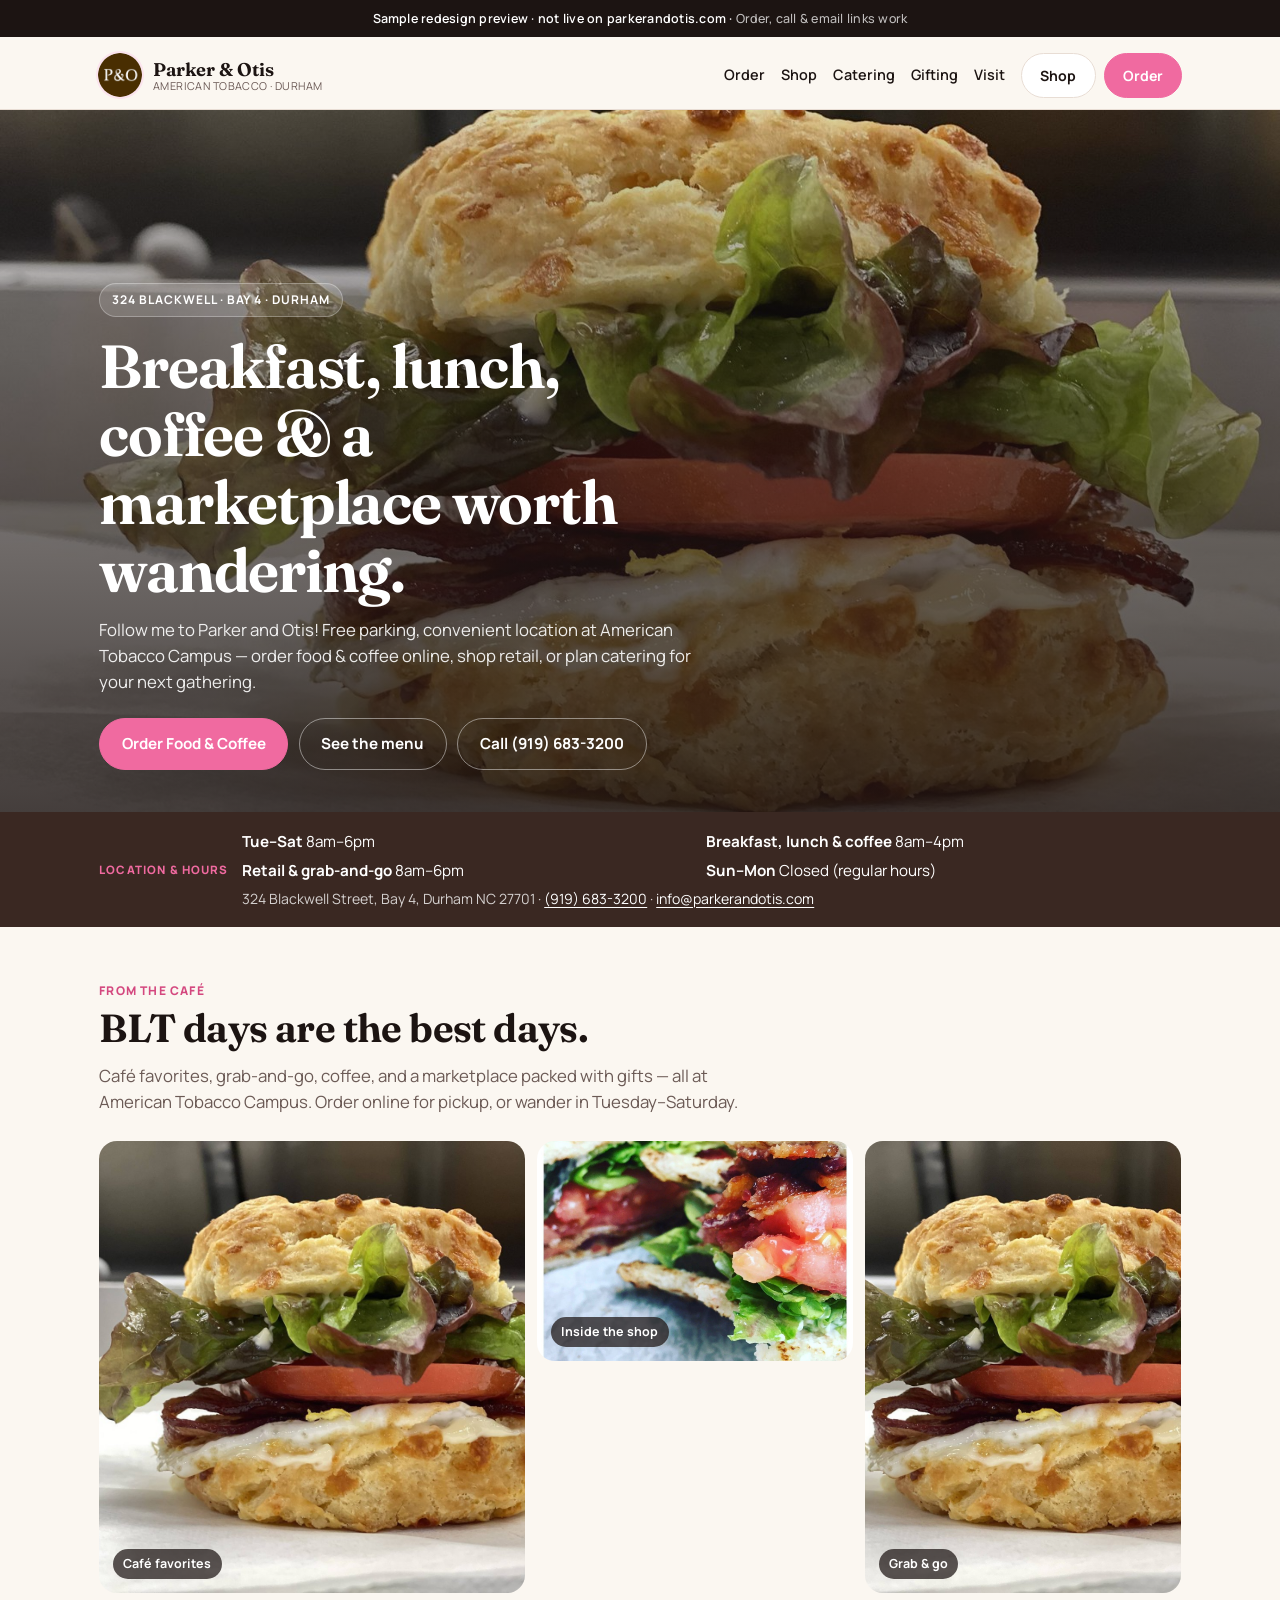
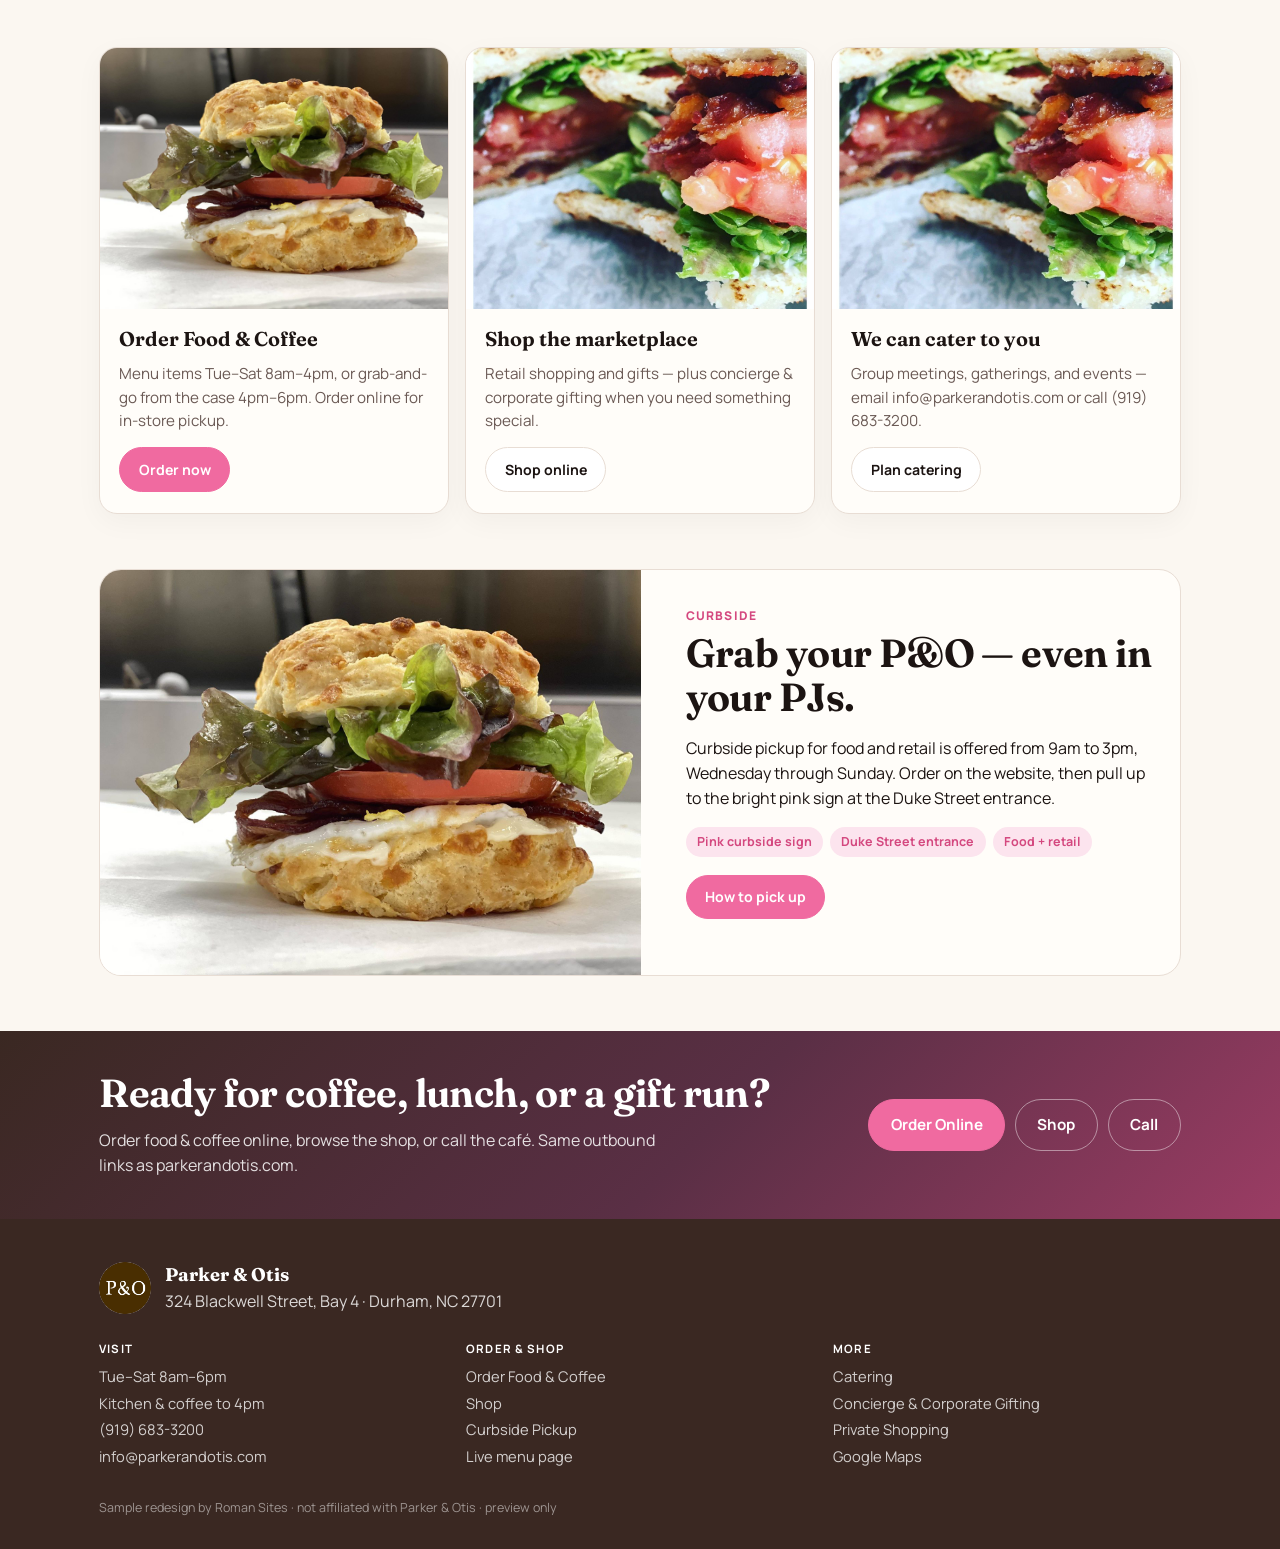
<file: index.html>
<!DOCTYPE html>
<html lang="en">
<head>
  <meta charset="utf-8" />
  <meta name="viewport" content="width=device-width, initial-scale=1" />
  <title>Parker & Otis · Café, Coffee & Marketplace · Durham</title>
  <meta name="description" content="Parker & Otis at American Tobacco Campus — breakfast, lunch, coffee, retail, catering, and curbside pickup in Durham, NC." />
  <link rel="preconnect" href="https://fonts.googleapis.com" />
  <link rel="preconnect" href="https://fonts.gstatic.com" crossorigin />
  <link href="https://fonts.googleapis.com/css2?family=Fraunces:opsz,wght@9..144,500;9..144,650;9..144,700&family=Manrope:wght@400;500;600;700;800&display=swap" rel="stylesheet" />
  <link rel="stylesheet" href="assets/styles.css" />
  <link rel="icon" href="assets/logo.png" />
</head>
<body>
  <div class="preview-banner" role="status">Sample redesign preview · not live on parkerandotis.com · <span>Order, call &amp; email links work</span></div>
  <header class="site-header">
    <div class="nav-inner">
      <a class="brand" href="index.html">
        <img class="brand-mark" src="assets/logo.png" alt="Parker &amp; Otis logo" width="44" height="44" />
        <span class="brand-text"><span class="brand-name">Parker &amp; Otis</span><span class="brand-tag">American Tobacco · Durham</span></span>
      </a>
      <nav class="nav-links" aria-label="Primary">
        <a href="menu.html">Order</a>
        <a href="shop.html">Shop</a>
        <a href="catering.html">Catering</a>
        <a href="gifting.html">Gifting</a>
        <a href="visit.html">Visit</a>
      </nav>
      <div class="nav-ctas">
        <a class="btn btn-secondary" href="https://www.parkerandotis.com/shop" target="_blank" rel="noopener">Shop</a>
        <a class="btn btn-primary" href="https://www.parkerandotis.com/s/order" target="_blank" rel="noopener">Order</a>
        <button class="nav-toggle" type="button" data-nav-toggle aria-expanded="false" aria-controls="mobile-nav" aria-label="Open menu"><span></span></button>
      </div>
    </div>
    <div class="mobile-panel" id="mobile-nav" data-mobile-panel>
      <a href="menu.html">Order food &amp; coffee</a>
      <a href="shop.html">Shop</a>
      <a href="catering.html">Catering</a>
      <a href="gifting.html">Concierge &amp; corporate gifting</a>
      <a href="visit.html">Visit &amp; hours</a>
      <a href="https://www.parkerandotis.com/how-to-pick-up" target="_blank" rel="noopener">Curbside Pickup</a>
      <a href="mailto:info@parkerandotis.com">info@parkerandotis.com</a>
      <a href="tel:9196833200">Call (919) 683-3200</a>
      <div class="mobile-ctas">
        <a class="btn btn-secondary" href="https://www.parkerandotis.com/shop" target="_blank" rel="noopener">Shop</a>
        <a class="btn btn-primary" href="https://www.parkerandotis.com/s/order" target="_blank" rel="noopener">Order</a>
      </div>
    </div>
  </header>

<main>
  <section class="hero">
    <div class="hero-media" aria-hidden="true"><img src="assets/hero.jpg" alt="" width="1600" height="1200" fetchpriority="high" /></div>
    <div class="hero-shade" aria-hidden="true"></div>
    <div class="hero-content">
      <p class="eyebrow">324 Blackwell · Bay 4 · Durham</p>
      <h1>Breakfast, lunch, coffee &amp; a marketplace worth wandering.</h1>
      <p class="hero-lead">Follow me to Parker and Otis! Free parking, convenient location at American Tobacco Campus — order food &amp; coffee online, shop retail, or plan catering for your next gathering.</p>
      <div class="hero-actions">
        <a class="btn btn-primary btn-lg" href="https://www.parkerandotis.com/s/order" target="_blank" rel="noopener">Order Food &amp; Coffee</a>
        <a class="btn btn-ghost btn-lg btn-on-dark" href="menu.html">See the menu</a>
        <a class="btn btn-ghost btn-lg btn-on-dark" href="tel:9196833200">Call (919) 683-3200</a>
      </div>
    </div>
  </section>

  <aside class="hours-strip" aria-label="Hours">
    <div class="hours-strip-inner">
      <div class="hours-label">Location &amp; Hours</div>
      <div>
        <div class="hours-grid">
          <div><strong>Tue–Sat</strong> 8am–6pm</div>
          <div><strong>Breakfast, lunch &amp; coffee</strong> 8am–4pm</div>
          <div><strong>Retail &amp; grab-and-go</strong> 8am–6pm</div>
          <div><strong>Sun–Mon</strong> Closed (regular hours)</div>
        </div>
        <p class="hours-note">324 Blackwell Street, Bay 4, Durham NC 27701 · <a href="tel:9196833200">(919) 683-3200</a> · <a href="mailto:info@parkerandotis.com">info@parkerandotis.com</a></p>
      </div>
    </div>
  </aside>

  <section class="section">
    <div class="section-inner">
      <p class="section-kicker">From the café</p>
      <h2>BLT days are the best days.</h2>
      <p class="section-lead">Café favorites, grab-and-go, coffee, and a marketplace packed with gifts — all at American Tobacco Campus. Order online for pickup, or wander in Tuesday–Saturday.</p>
      <div class="photo-mosaic">
        <div class="tile tall"><img src="assets/food.jpg" alt="Parker &amp; Otis food" /><span class="tile-caption">Café favorites</span></div>
        <div class="tile"><img src="assets/interior.jpg" alt="Parker &amp; Otis interior" /><span class="tile-caption">Inside the shop</span></div>
        <div class="tile"><img src="assets/spread.jpg" alt="Parker &amp; Otis spread" /><span class="tile-caption">Grab &amp; go</span></div>
      </div>
    </div>
  </section>

  <section class="section" style="padding-top:0">
    <div class="section-inner">
      <div class="feature-grid">
        <article class="feature-card">
          <img src="assets/cafe.jpg" alt="Order at Parker &amp; Otis" loading="lazy" />
          <div class="pad">
            <h3>Order Food &amp; Coffee</h3>
            <p>Menu items Tue–Sat 8am–4pm, or grab-and-go from the case 4pm–6pm. Order online for in-store pickup.</p>
            <a class="btn btn-primary" href="https://www.parkerandotis.com/s/order" target="_blank" rel="noopener">Order now</a>
          </div>
        </article>
        <article class="feature-card">
          <img src="assets/storefront.jpg" alt="Parker &amp; Otis retail" loading="lazy" />
          <div class="pad">
            <h3>Shop the marketplace</h3>
            <p>Retail shopping and gifts — plus concierge &amp; corporate gifting when you need something special.</p>
            <a class="btn btn-secondary" href="https://www.parkerandotis.com/shop" target="_blank" rel="noopener">Shop online</a>
          </div>
        </article>
        <article class="feature-card">
          <img src="assets/interior.jpg" alt="Catering from Parker &amp; Otis" loading="lazy" />
          <div class="pad">
            <h3>We can cater to you</h3>
            <p>Group meetings, gatherings, and events — email info@parkerandotis.com or call (919) 683-3200.</p>
            <a class="btn btn-secondary" href="catering.html">Plan catering</a>
          </div>
        </article>
      </div>
    </div>
  </section>

  <section class="section" style="padding-top:0">
    <div class="section-inner">
      <div class="split">
        <div class="split-media"><img src="assets/hero.jpg" alt="Parker &amp; Otis marketplace" loading="lazy" /></div>
        <div class="split-copy">
          <p class="section-kicker">Curbside</p>
          <h2>Grab your P&amp;O — even in your PJs.</h2>
          <p>Curbside pickup for food and retail is offered from 9am to 3pm, Wednesday through Sunday. Order on the website, then pull up to the bright pink sign at the Duke Street entrance.</p>
          <div class="pill-row">
            <span class="pill">Pink curbside sign</span>
            <span class="pill">Duke Street entrance</span>
            <span class="pill">Food + retail</span>
          </div>
          <p style="margin-top:1.1rem"><a class="btn btn-primary" href="https://www.parkerandotis.com/how-to-pick-up" target="_blank" rel="noopener">How to pick up</a></p>
        </div>
      </div>
    </div>
  </section>

  <section class="cta-band" aria-label="Order">
    <div class="cta-band-inner">
      <div>
        <h2>Ready for coffee, lunch, or a gift run?</h2>
        <p>Order food &amp; coffee online, browse the shop, or call the café. Same outbound links as parkerandotis.com.</p>
      </div>
      <div class="cta-actions">
        <a class="btn btn-primary btn-lg" href="https://www.parkerandotis.com/s/order" target="_blank" rel="noopener">Order Online</a>
        <a class="btn btn-ghost btn-lg btn-on-dark" href="https://www.parkerandotis.com/shop" target="_blank" rel="noopener">Shop</a>
        <a class="btn btn-ghost btn-lg btn-on-dark" href="tel:9196833200">Call</a>
      </div>
    </div>
  </section>
</main>
  <footer class="site-footer">
    <div class="footer-inner">
      <div class="footer-brand">
        <img src="assets/logo.png" alt="" width="52" height="52" />
        <div>
          <strong>Parker &amp; Otis</strong>
          <span>324 Blackwell Street, Bay 4 · Durham, NC 27701</span>
        </div>
      </div>
      <div class="footer-cols">
        <div>
          <h4>Visit</h4>
          <p>Tue–Sat 8am–6pm</p>
          <p>Kitchen &amp; coffee to 4pm</p>
          <a href="tel:9196833200">(919) 683-3200</a>
          <a href="mailto:info@parkerandotis.com">info@parkerandotis.com</a>
        </div>
        <div>
          <h4>Order &amp; shop</h4>
          <a href="https://www.parkerandotis.com/s/order" target="_blank" rel="noopener">Order Food &amp; Coffee</a>
          <a href="https://www.parkerandotis.com/shop" target="_blank" rel="noopener">Shop</a>
          <a href="https://www.parkerandotis.com/how-to-pick-up" target="_blank" rel="noopener">Curbside Pickup</a>
          <a href="https://www.parkerandotis.com/menu" target="_blank" rel="noopener">Live menu page</a>
        </div>
        <div>
          <h4>More</h4>
          <a href="https://www.parkerandotis.com/catering" target="_blank" rel="noopener">Catering</a>
          <a href="https://www.parkerandotis.com/concierge-and-corporate-gifting" target="_blank" rel="noopener">Concierge &amp; Corporate Gifting</a>
          <a href="https://www.parkerandotis.com/private-shopping-appointments" target="_blank" rel="noopener">Private Shopping</a>
          <a href="https://www.google.com/maps/search/?api=1&amp;query=324+Blackwell+St+Bay+4+Durham+NC+27701" target="_blank" rel="noopener">Google Maps</a>
        </div>
      </div>
      <p class="footer-note">Sample redesign by Roman Sites · not affiliated with Parker &amp; Otis · preview only</p>
    </div>
  </footer>
  <script src="assets/site.js"></script>
</body>
</html>
</file>
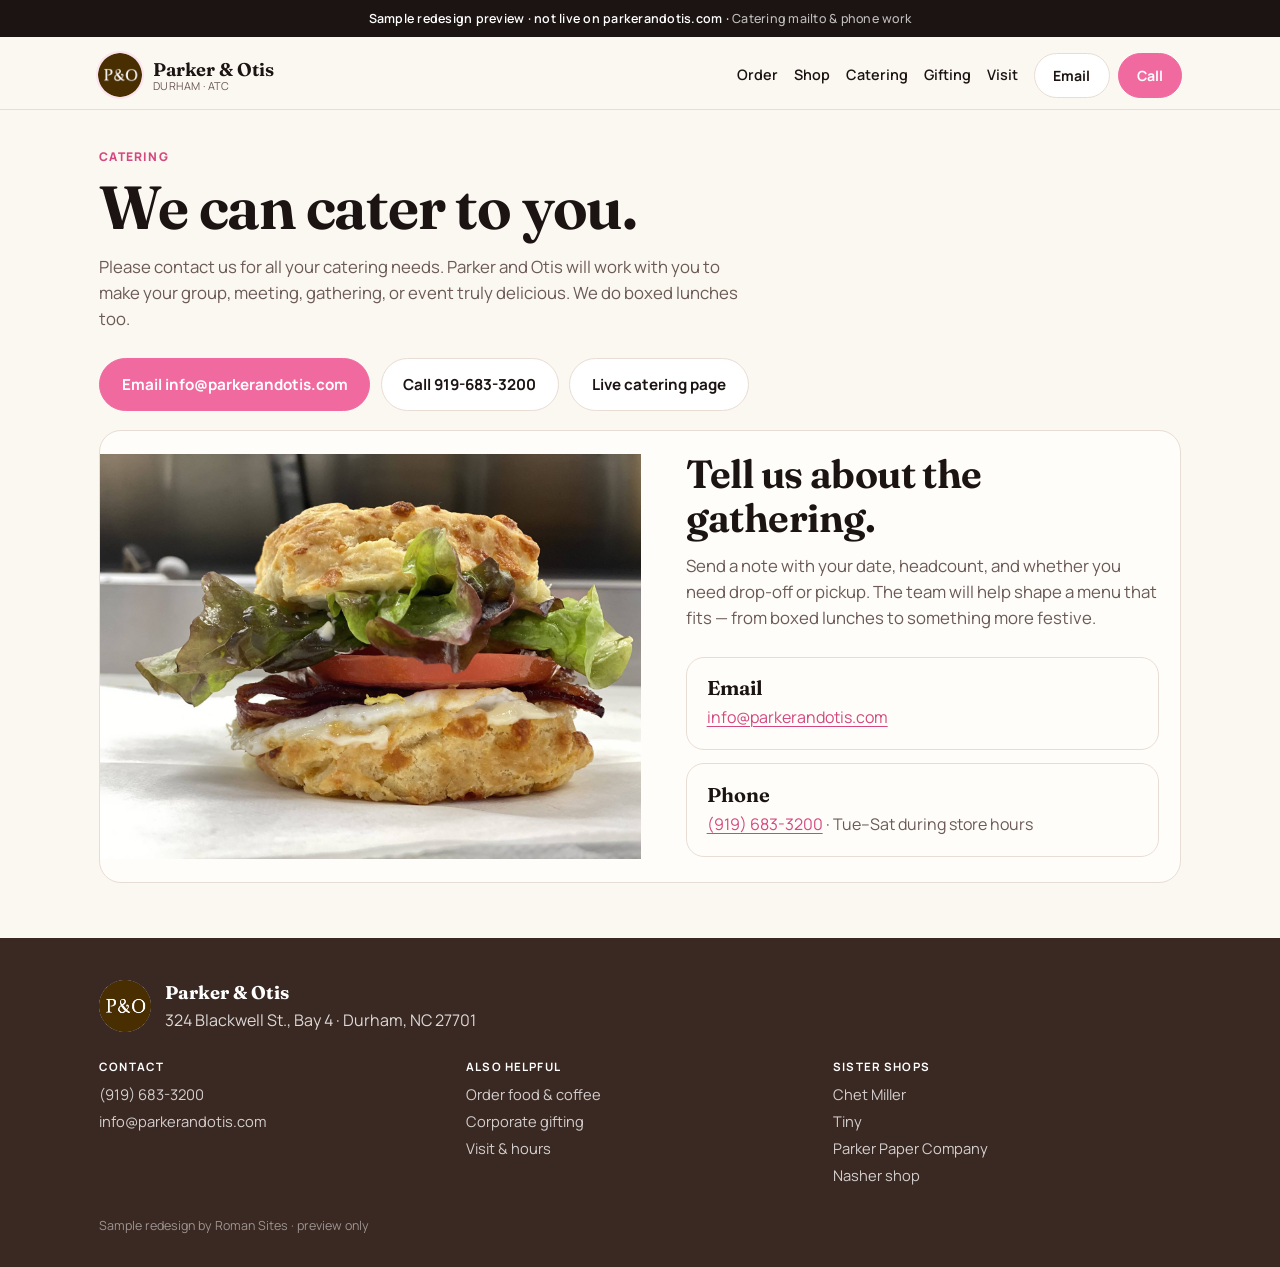
<file: catering.html>
<!DOCTYPE html>
<html lang="en">
<head>
  <meta charset="utf-8" />
  <meta name="viewport" content="width=device-width, initial-scale=1" />
  <title>Catering · Parker &amp; Otis</title>
  <meta name="description" content="Catering and boxed lunches from Parker &amp; Otis Durham for meetings, gatherings, and events." />
  <link rel="preconnect" href="https://fonts.googleapis.com" />
  <link rel="preconnect" href="https://fonts.gstatic.com" crossorigin />
  <link href="https://fonts.googleapis.com/css2?family=Fraunces:opsz,wght@9..144,500;9..144,650;9..144,700&family=Manrope:wght@400;500;600;700;800&display=swap" rel="stylesheet" />
  <link rel="stylesheet" href="assets/styles.css" />
  <link rel="icon" href="assets/logo.png" />
</head>
<body>
  <div class="preview-banner" role="status">Sample redesign preview · not live on parkerandotis.com · <span>Catering mailto &amp; phone work</span></div>
  <header class="site-header">
    <div class="nav-inner">
      <a class="brand" href="index.html">
        <img class="brand-mark" src="assets/logo.png" alt="Parker &amp; Otis logo" width="44" height="44" />
        <span class="brand-text"><span class="brand-name">Parker &amp; Otis</span><span class="brand-tag">Durham · ATC</span></span>
      </a>
      <nav class="nav-links" aria-label="Primary">
        <a href="menu.html">Order</a>
        <a href="shop.html">Shop</a>
        <a href="catering.html">Catering</a>
        <a href="gifting.html">Gifting</a>
        <a href="visit.html">Visit</a>
      </nav>
      <div class="nav-ctas">
        <a class="btn btn-secondary" href="mailto:info@parkerandotis.com">Email</a>
        <a class="btn btn-primary" href="tel:9196833200">Call</a>
        <button class="nav-toggle" type="button" data-nav-toggle aria-expanded="false" aria-controls="mobile-nav" aria-label="Open menu"><span></span></button>
      </div>
    </div>
    <div class="mobile-panel" id="mobile-nav" data-mobile-panel>
      <a href="menu.html">Order food &amp; coffee</a>
      <a href="shop.html">Shop</a>
      <a href="catering.html">Catering</a>
      <a href="gifting.html">Concierge &amp; corporate gifting</a>
      <a href="visit.html">Visit &amp; hours</a>
      <a href="mailto:info@parkerandotis.com">info@parkerandotis.com</a>
      <div class="mobile-ctas">
        <a class="btn btn-secondary" href="mailto:info@parkerandotis.com">Email</a>
        <a class="btn btn-primary" href="tel:9196833200">Call</a>
      </div>
    </div>
  </header>

<main>
  <section class="page-hero">
    <div class="section-inner">
      <p class="section-kicker">Catering</p>
      <h1>We can cater to you.</h1>
      <p class="section-lead">Please contact us for all your catering needs. Parker and Otis will work with you to make your group, meeting, gathering, or event truly delicious. We do boxed lunches too.</p>
      <div class="hero-actions">
        <a class="btn btn-primary btn-lg" href="mailto:info@parkerandotis.com">Email info@parkerandotis.com</a>
        <a class="btn btn-secondary btn-lg" href="tel:9196833200">Call 919-683-3200</a>
        <a class="btn btn-secondary btn-lg" href="https://www.parkerandotis.com/catering" target="_blank" rel="noopener">Live catering page</a>
      </div>
    </div>
  </section>

  <section class="section" style="padding-top:0">
    <div class="section-inner">
      <div class="split">
        <div class="split-media"><img src="assets/spread.jpg" alt="Catering-ready foods" /></div>
        <div class="split-copy">
          <h2>Tell us about the gathering.</h2>
          <p class="section-lead">Send a note with your date, headcount, and whether you need drop-off or pickup. The team will help shape a menu that fits — from boxed lunches to something more festive.</p>
          <div class="card-list">
            <div class="info-card">
              <h3>Email</h3>
              <p><a href="mailto:info@parkerandotis.com">info@parkerandotis.com</a></p>
            </div>
            <div class="info-card">
              <h3>Phone</h3>
              <p><a href="tel:9196833200">(919) 683-3200</a> · Tue–Sat during store hours</p>
            </div>
          </div>
        </div>
      </div>
    </div>
  </section>
</main>

  <footer class="site-footer">
    <div class="footer-inner">
      <div class="footer-brand">
        <img src="assets/logo.png" alt="" width="52" height="52" />
        <div>
          <strong>Parker &amp; Otis</strong>
          <span>324 Blackwell St., Bay 4 · Durham, NC 27701</span>
        </div>
      </div>
      <div class="footer-cols">
        <div>
          <h4>Contact</h4>
          <a href="tel:9196833200">(919) 683-3200</a>
          <a href="mailto:info@parkerandotis.com">info@parkerandotis.com</a>
        </div>
        <div>
          <h4>Also helpful</h4>
          <a href="https://www.parkerandotis.com/s/order" target="_blank" rel="noopener">Order food &amp; coffee</a>
          <a href="gifting.html">Corporate gifting</a>
          <a href="visit.html">Visit &amp; hours</a>
        </div>
        <div>
          <h4>Sister shops</h4>
          <a href="https://www.chetmillershop.com" target="_blank" rel="noopener">Chet Miller</a>
          <a href="https://www.tinytheshop.com" target="_blank" rel="noopener">Tiny</a>
          <a href="https://www.parkerpapercompany.com" target="_blank" rel="noopener">Parker Paper Company</a>
          <a href="https://www.parkerandotisatthenashermuseum.com" target="_blank" rel="noopener">Nasher shop</a>
        </div>
      </div>
      <p class="footer-note">Sample redesign by Roman Sites · preview only</p>
    </div>
  </footer>
  <script src="assets/site.js"></script>
</body>
</html>
</file>
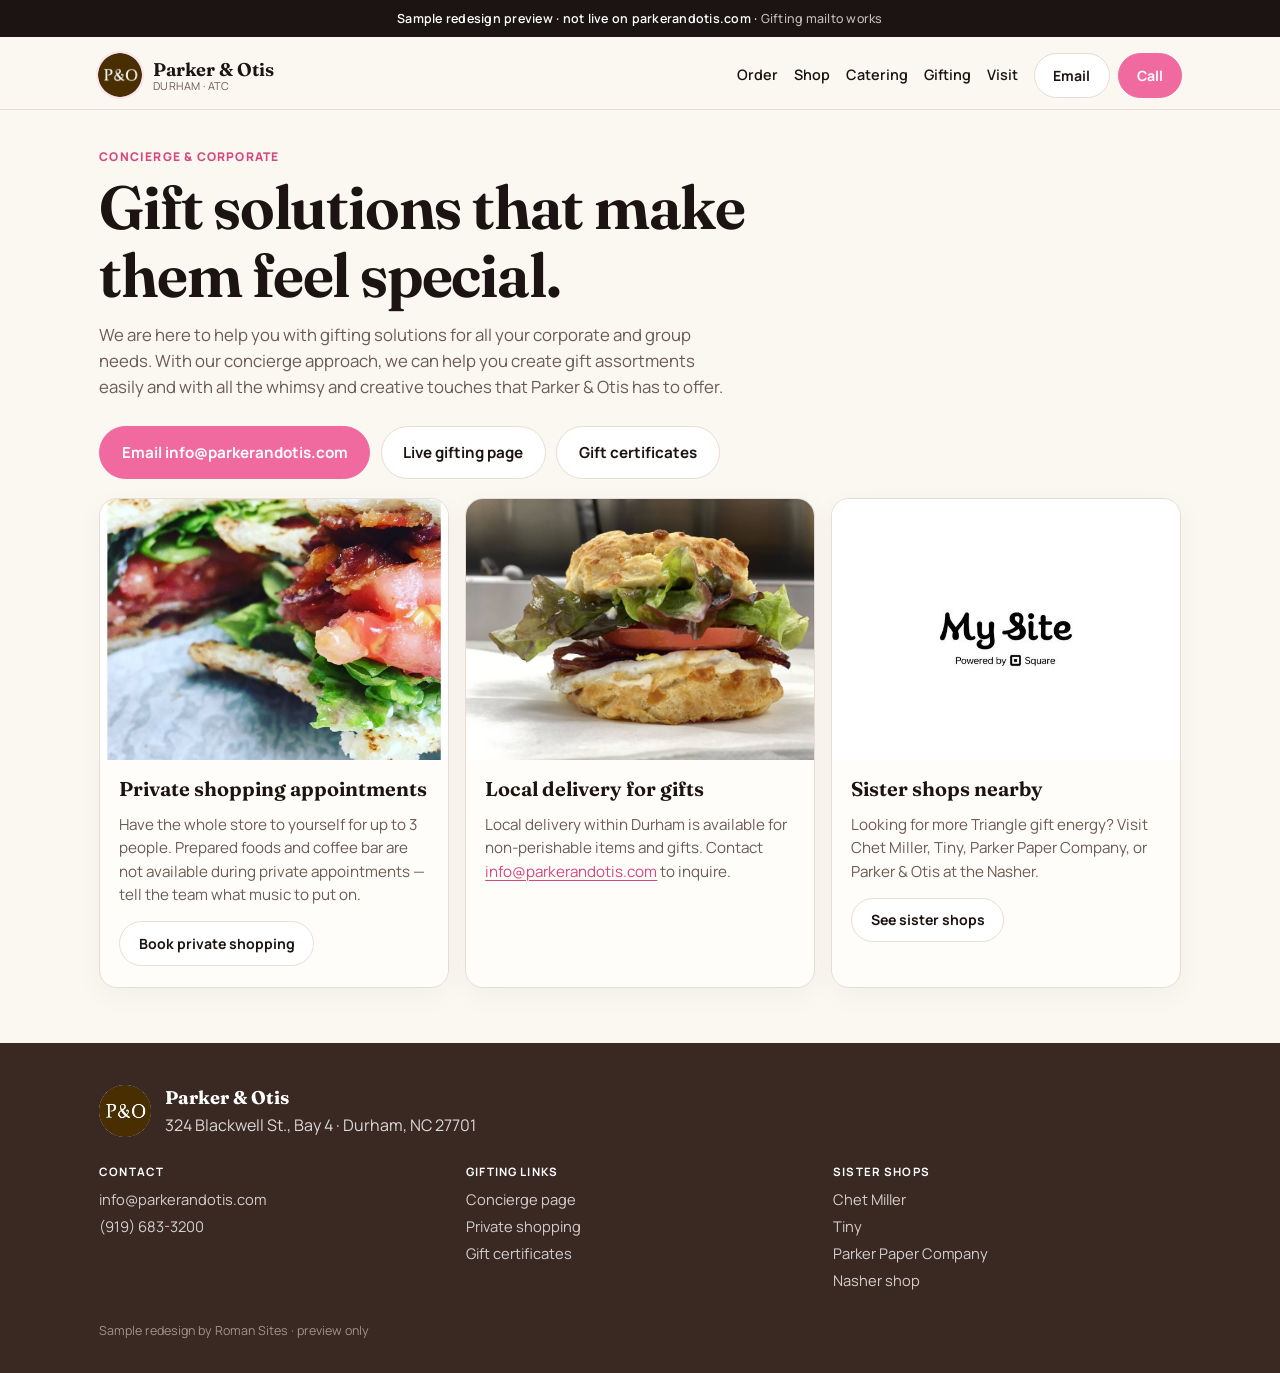
<file: gifting.html>
<!DOCTYPE html>
<html lang="en">
<head>
  <meta charset="utf-8" />
  <meta name="viewport" content="width=device-width, initial-scale=1" />
  <title>Concierge &amp; Corporate Gifting · Parker &amp; Otis</title>
  <meta name="description" content="Concierge and corporate gifting solutions from Parker &amp; Otis Durham." />
  <link rel="preconnect" href="https://fonts.googleapis.com" />
  <link rel="preconnect" href="https://fonts.gstatic.com" crossorigin />
  <link href="https://fonts.googleapis.com/css2?family=Fraunces:opsz,wght@9..144,500;9..144,650;9..144,700&family=Manrope:wght@400;500;600;700;800&display=swap" rel="stylesheet" />
  <link rel="stylesheet" href="assets/styles.css" />
  <link rel="icon" href="assets/logo.png" />
</head>
<body>
  <div class="preview-banner" role="status">Sample redesign preview · not live on parkerandotis.com · <span>Gifting mailto works</span></div>
  <header class="site-header">
    <div class="nav-inner">
      <a class="brand" href="index.html">
        <img class="brand-mark" src="assets/logo.png" alt="Parker &amp; Otis logo" width="44" height="44" />
        <span class="brand-text"><span class="brand-name">Parker &amp; Otis</span><span class="brand-tag">Durham · ATC</span></span>
      </a>
      <nav class="nav-links" aria-label="Primary">
        <a href="menu.html">Order</a>
        <a href="shop.html">Shop</a>
        <a href="catering.html">Catering</a>
        <a href="gifting.html">Gifting</a>
        <a href="visit.html">Visit</a>
      </nav>
      <div class="nav-ctas">
        <a class="btn btn-secondary" href="mailto:info@parkerandotis.com">Email</a>
        <a class="btn btn-primary" href="tel:9196833200">Call</a>
        <button class="nav-toggle" type="button" data-nav-toggle aria-expanded="false" aria-controls="mobile-nav" aria-label="Open menu"><span></span></button>
      </div>
    </div>
    <div class="mobile-panel" id="mobile-nav" data-mobile-panel>
      <a href="menu.html">Order food &amp; coffee</a>
      <a href="shop.html">Shop</a>
      <a href="catering.html">Catering</a>
      <a href="gifting.html">Concierge &amp; corporate gifting</a>
      <a href="visit.html">Visit &amp; hours</a>
      <a href="mailto:info@parkerandotis.com">info@parkerandotis.com</a>
      <div class="mobile-ctas">
        <a class="btn btn-secondary" href="mailto:info@parkerandotis.com">Email</a>
        <a class="btn btn-primary" href="tel:9196833200">Call</a>
      </div>
    </div>
  </header>

<main>
  <section class="page-hero">
    <div class="section-inner">
      <p class="section-kicker">Concierge &amp; corporate</p>
      <h1>Gift solutions that make them feel special.</h1>
      <p class="section-lead">We are here to help you with gifting solutions for all your corporate and group needs. With our concierge approach, we can help you create gift assortments easily and with all the whimsy and creative touches that Parker &amp; Otis has to offer.</p>
      <div class="hero-actions">
        <a class="btn btn-primary btn-lg" href="mailto:info@parkerandotis.com">Email info@parkerandotis.com</a>
        <a class="btn btn-secondary btn-lg" href="https://www.parkerandotis.com/concierge-and-corporate-gifting" target="_blank" rel="noopener">Live gifting page</a>
        <a class="btn btn-secondary btn-lg" href="https://www.parkerandotis.com/shop/gift-certificates/48" target="_blank" rel="noopener">Gift certificates</a>
      </div>
    </div>
  </section>

  <section class="section" style="padding-top:0">
    <div class="section-inner">
      <div class="feature-grid">
        <article class="feature-card">
          <img src="assets/interior.jpg" alt="Gift shopping at Parker &amp; Otis" />
          <div class="pad">
            <h3>Private shopping appointments</h3>
            <p>Have the whole store to yourself for up to 3 people. Prepared foods and coffee bar are not available during private appointments — tell the team what music to put on.</p>
            <a class="btn btn-secondary" href="https://www.parkerandotis.com/private-shopping-appointments" target="_blank" rel="noopener">Book private shopping</a>
          </div>
        </article>
        <article class="feature-card">
          <img src="assets/cafe.jpg" alt="Parker &amp; Otis gift retail" />
          <div class="pad">
            <h3>Local delivery for gifts</h3>
            <p>Local delivery within Durham is available for non-perishable items and gifts. Contact <a href="mailto:info@parkerandotis.com">info@parkerandotis.com</a> to inquire.</p>
          </div>
        </article>
        <article class="feature-card">
          <img src="assets/splash.jpg" alt="Parker &amp; Otis pink brand" />
          <div class="pad">
            <h3>Sister shops nearby</h3>
            <p>Looking for more Triangle gift energy? Visit Chet Miller, Tiny, Parker Paper Company, or Parker &amp; Otis at the Nasher.</p>
            <a class="btn btn-secondary" href="visit.html">See sister shops</a>
          </div>
        </article>
      </div>
    </div>
  </section>
</main>

  <footer class="site-footer">
    <div class="footer-inner">
      <div class="footer-brand">
        <img src="assets/logo.png" alt="" width="52" height="52" />
        <div>
          <strong>Parker &amp; Otis</strong>
          <span>324 Blackwell St., Bay 4 · Durham, NC 27701</span>
        </div>
      </div>
      <div class="footer-cols">
        <div>
          <h4>Contact</h4>
          <a href="mailto:info@parkerandotis.com">info@parkerandotis.com</a>
          <a href="tel:9196833200">(919) 683-3200</a>
        </div>
        <div>
          <h4>Gifting links</h4>
          <a href="https://www.parkerandotis.com/concierge-and-corporate-gifting" target="_blank" rel="noopener">Concierge page</a>
          <a href="https://www.parkerandotis.com/private-shopping-appointments" target="_blank" rel="noopener">Private shopping</a>
          <a href="https://www.parkerandotis.com/shop/gift-certificates/48" target="_blank" rel="noopener">Gift certificates</a>
        </div>
        <div>
          <h4>Sister shops</h4>
          <a href="https://www.chetmillershop.com" target="_blank" rel="noopener">Chet Miller</a>
          <a href="https://www.tinytheshop.com" target="_blank" rel="noopener">Tiny</a>
          <a href="https://www.parkerpapercompany.com" target="_blank" rel="noopener">Parker Paper Company</a>
          <a href="https://www.parkerandotisatthenashermuseum.com" target="_blank" rel="noopener">Nasher shop</a>
        </div>
      </div>
      <p class="footer-note">Sample redesign by Roman Sites · preview only</p>
    </div>
  </footer>
  <script src="assets/site.js"></script>
</body>
</html>
</file>
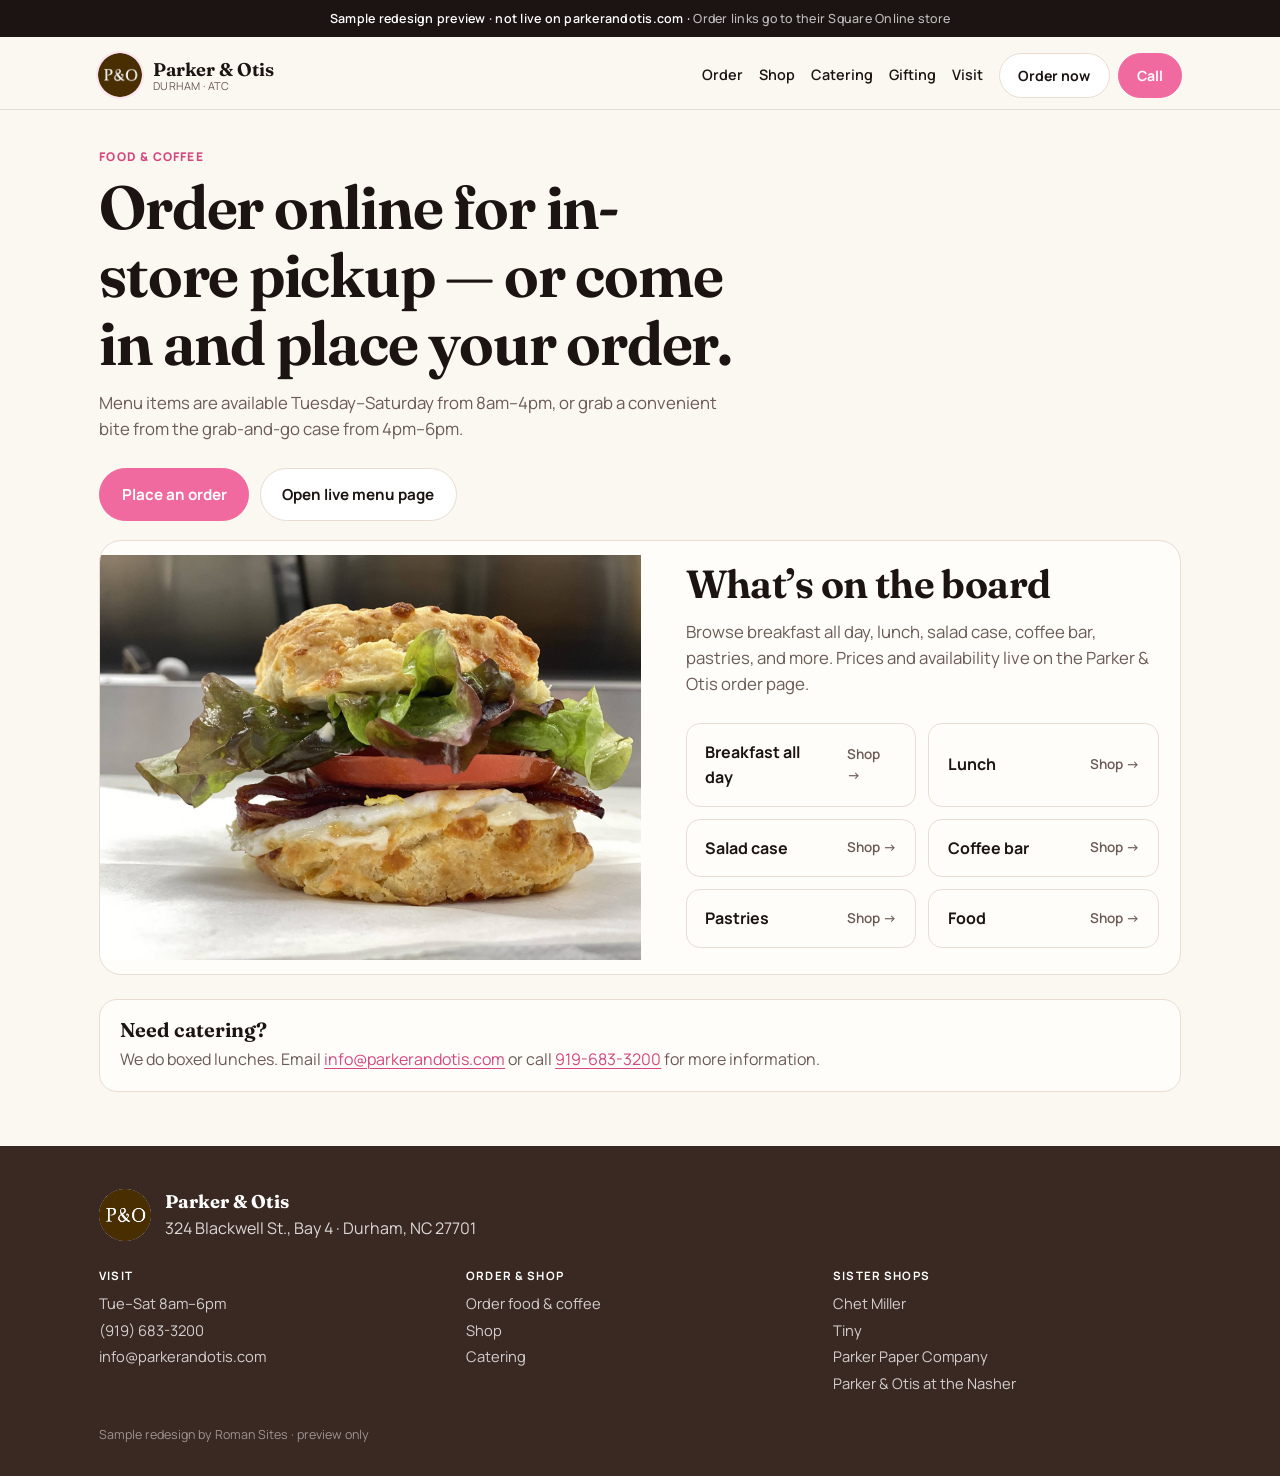
<file: menu.html>
<!DOCTYPE html>
<html lang="en">
<head>
  <meta charset="utf-8" />
  <meta name="viewport" content="width=device-width, initial-scale=1" />
  <title>Order Food &amp; Coffee · Parker &amp; Otis</title>
  <meta name="description" content="Order breakfast, lunch, salad case, pastries, and coffee for pickup at Parker &amp; Otis in Durham." />
  <link rel="preconnect" href="https://fonts.googleapis.com" />
  <link rel="preconnect" href="https://fonts.gstatic.com" crossorigin />
  <link href="https://fonts.googleapis.com/css2?family=Fraunces:opsz,wght@9..144,500;9..144,650;9..144,700&family=Manrope:wght@400;500;600;700;800&display=swap" rel="stylesheet" />
  <link rel="stylesheet" href="assets/styles.css" />
  <link rel="icon" href="assets/logo.png" />
</head>
<body>
  <div class="preview-banner" role="status">Sample redesign preview · not live on parkerandotis.com · <span>Order links go to their Square Online store</span></div>
  <header class="site-header">
    <div class="nav-inner">
      <a class="brand" href="index.html">
        <img class="brand-mark" src="assets/logo.png" alt="Parker &amp; Otis logo" width="44" height="44" />
        <span class="brand-text"><span class="brand-name">Parker &amp; Otis</span><span class="brand-tag">Durham · ATC</span></span>
      </a>
      <nav class="nav-links" aria-label="Primary">
        <a href="menu.html">Order</a>
        <a href="shop.html">Shop</a>
        <a href="catering.html">Catering</a>
        <a href="gifting.html">Gifting</a>
        <a href="visit.html">Visit</a>
      </nav>
      <div class="nav-ctas">
        <a class="btn btn-secondary" href="https://www.parkerandotis.com/s/order" target="_blank" rel="noopener">Order now</a>
        <a class="btn btn-primary" href="tel:9196833200">Call</a>
        <button class="nav-toggle" type="button" data-nav-toggle aria-expanded="false" aria-controls="mobile-nav" aria-label="Open menu"><span></span></button>
      </div>
    </div>
    <div class="mobile-panel" id="mobile-nav" data-mobile-panel>
      <a href="menu.html">Order food &amp; coffee</a>
      <a href="shop.html">Shop</a>
      <a href="catering.html">Catering</a>
      <a href="gifting.html">Concierge &amp; corporate gifting</a>
      <a href="visit.html">Visit &amp; hours</a>
      <a href="mailto:info@parkerandotis.com">info@parkerandotis.com</a>
      <div class="mobile-ctas">
        <a class="btn btn-secondary" href="https://www.parkerandotis.com/s/order" target="_blank" rel="noopener">Order</a>
        <a class="btn btn-primary" href="tel:9196833200">Call</a>
      </div>
    </div>
  </header>

<main>
  <section class="page-hero">
    <div class="section-inner">
      <p class="section-kicker">Food &amp; coffee</p>
      <h1>Order online for in-store pickup — or come in and place your order.</h1>
      <p class="section-lead">Menu items are available Tuesday–Saturday from 8am–4pm, or grab a convenient bite from the grab-and-go case from 4pm–6pm.</p>
      <div class="hero-actions">
        <a class="btn btn-primary btn-lg" href="https://www.parkerandotis.com/s/order" target="_blank" rel="noopener">Place an order</a>
        <a class="btn btn-secondary btn-lg" href="https://www.parkerandotis.com/menu" target="_blank" rel="noopener">Open live menu page</a>
      </div>
    </div>
  </section>

  <section class="section" style="padding-top:0">
    <div class="section-inner">
      <div class="split" style="margin-bottom:1.5rem">
        <div class="split-media"><img src="assets/spread.jpg" alt="Food at Parker &amp; Otis" /></div>
        <div class="split-copy">
          <h2>What’s on the board</h2>
          <p class="section-lead">Browse breakfast all day, lunch, salad case, coffee bar, pastries, and more. Prices and availability live on the Parker &amp; Otis order page.</p>
          <div class="menu-cats">
            <a class="menu-cat" href="https://www.parkerandotis.com/shop/breakfast-all-day/BETDYK2B6HM3VHTWZK3YYAAS" target="_blank" rel="noopener">Breakfast all day <span>Shop →</span></a>
            <a class="menu-cat" href="https://www.parkerandotis.com/shop/lunch/66EF6G25R46NGPETS3ZYSDRX" target="_blank" rel="noopener">Lunch <span>Shop →</span></a>
            <a class="menu-cat" href="https://www.parkerandotis.com/shop/salad-case/UMAPBX2BVG7TBXGZASCGIXQW" target="_blank" rel="noopener">Salad case <span>Shop →</span></a>
            <a class="menu-cat" href="https://www.parkerandotis.com/shop/coffee-bar/35VTOLBRFYAEPUFKK7Y53N4P" target="_blank" rel="noopener">Coffee bar <span>Shop →</span></a>
            <a class="menu-cat" href="https://www.parkerandotis.com/shop/pastries/JI65GKWSGAREAVUZ6EFXS7BX" target="_blank" rel="noopener">Pastries <span>Shop →</span></a>
            <a class="menu-cat" href="https://www.parkerandotis.com/shop/food/5V24YMQL5YSUZIPDD5GBN6VJ" target="_blank" rel="noopener">Food <span>Shop →</span></a>
          </div>
        </div>
      </div>
      <div class="info-card">
        <h3>Need catering?</h3>
        <p>We do boxed lunches. Email <a href="mailto:info@parkerandotis.com">info@parkerandotis.com</a> or call <a href="tel:9196833200">919-683-3200</a> for more information.</p>
      </div>
    </div>
  </section>
</main>

  <footer class="site-footer">
    <div class="footer-inner">
      <div class="footer-brand">
        <img src="assets/logo.png" alt="" width="52" height="52" />
        <div>
          <strong>Parker &amp; Otis</strong>
          <span>324 Blackwell St., Bay 4 · Durham, NC 27701</span>
        </div>
      </div>
      <div class="footer-cols">
        <div>
          <h4>Visit</h4>
          <p>Tue–Sat 8am–6pm</p>
          <a href="tel:9196833200">(919) 683-3200</a>
          <a href="mailto:info@parkerandotis.com">info@parkerandotis.com</a>
        </div>
        <div>
          <h4>Order &amp; shop</h4>
          <a href="https://www.parkerandotis.com/s/order" target="_blank" rel="noopener">Order food &amp; coffee</a>
          <a href="https://www.parkerandotis.com/shop" target="_blank" rel="noopener">Shop</a>
          <a href="https://www.parkerandotis.com/catering" target="_blank" rel="noopener">Catering</a>
        </div>
        <div>
          <h4>Sister shops</h4>
          <a href="https://www.chetmillershop.com" target="_blank" rel="noopener">Chet Miller</a>
          <a href="https://www.tinytheshop.com" target="_blank" rel="noopener">Tiny</a>
          <a href="https://www.parkerpapercompany.com" target="_blank" rel="noopener">Parker Paper Company</a>
          <a href="https://www.parkerandotisatthenashermuseum.com" target="_blank" rel="noopener">Parker &amp; Otis at the Nasher</a>
        </div>
      </div>
      <p class="footer-note">Sample redesign by Roman Sites · preview only</p>
    </div>
  </footer>
  <script src="assets/site.js"></script>
</body>
</html>
</file>
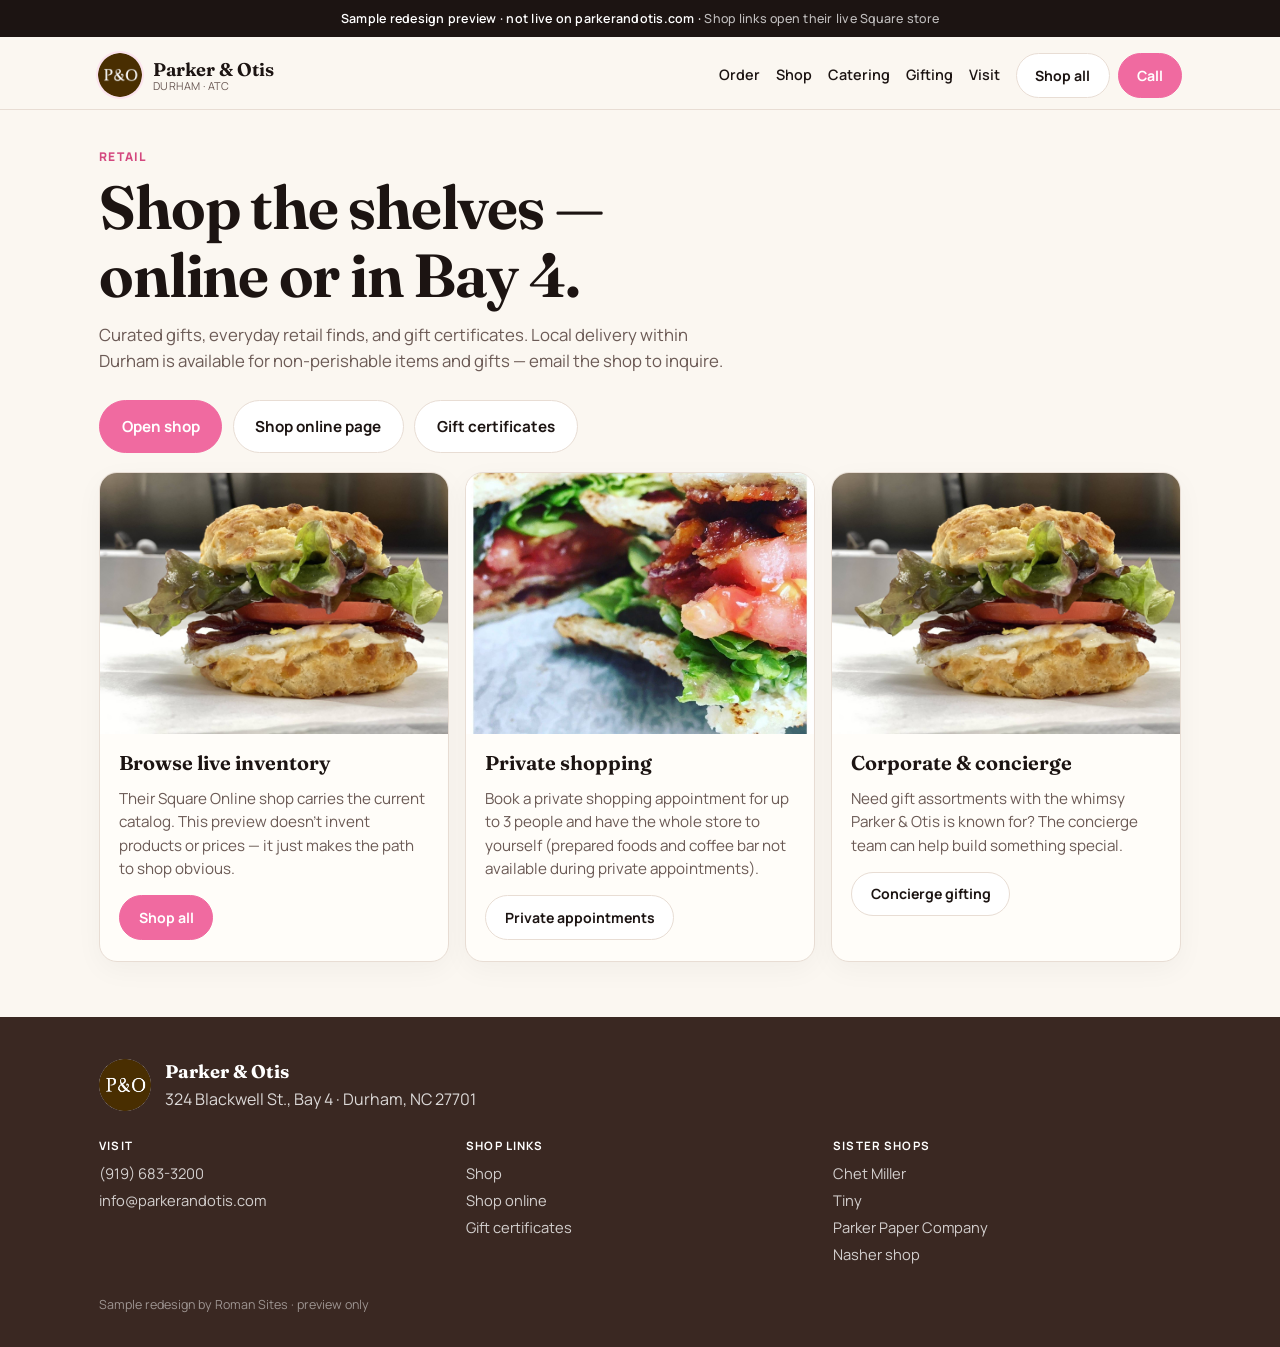
<file: shop.html>
<!DOCTYPE html>
<html lang="en">
<head>
  <meta charset="utf-8" />
  <meta name="viewport" content="width=device-width, initial-scale=1" />
  <title>Shop · Parker &amp; Otis</title>
  <meta name="description" content="Shop curated gifts and retail at Parker &amp; Otis Durham, plus gift certificates online." />
  <link rel="preconnect" href="https://fonts.googleapis.com" />
  <link rel="preconnect" href="https://fonts.gstatic.com" crossorigin />
  <link href="https://fonts.googleapis.com/css2?family=Fraunces:opsz,wght@9..144,500;9..144,650;9..144,700&family=Manrope:wght@400;500;600;700;800&display=swap" rel="stylesheet" />
  <link rel="stylesheet" href="assets/styles.css" />
  <link rel="icon" href="assets/logo.png" />
</head>
<body>
  <div class="preview-banner" role="status">Sample redesign preview · not live on parkerandotis.com · <span>Shop links open their live Square store</span></div>
  <header class="site-header">
    <div class="nav-inner">
      <a class="brand" href="index.html">
        <img class="brand-mark" src="assets/logo.png" alt="Parker &amp; Otis logo" width="44" height="44" />
        <span class="brand-text"><span class="brand-name">Parker &amp; Otis</span><span class="brand-tag">Durham · ATC</span></span>
      </a>
      <nav class="nav-links" aria-label="Primary">
        <a href="menu.html">Order</a>
        <a href="shop.html">Shop</a>
        <a href="catering.html">Catering</a>
        <a href="gifting.html">Gifting</a>
        <a href="visit.html">Visit</a>
      </nav>
      <div class="nav-ctas">
        <a class="btn btn-secondary" href="https://www.parkerandotis.com/shop" target="_blank" rel="noopener">Shop all</a>
        <a class="btn btn-primary" href="tel:9196833200">Call</a>
        <button class="nav-toggle" type="button" data-nav-toggle aria-expanded="false" aria-controls="mobile-nav" aria-label="Open menu"><span></span></button>
      </div>
    </div>
    <div class="mobile-panel" id="mobile-nav" data-mobile-panel>
      <a href="menu.html">Order food &amp; coffee</a>
      <a href="shop.html">Shop</a>
      <a href="catering.html">Catering</a>
      <a href="gifting.html">Concierge &amp; corporate gifting</a>
      <a href="visit.html">Visit &amp; hours</a>
      <a href="mailto:info@parkerandotis.com">info@parkerandotis.com</a>
      <div class="mobile-ctas">
        <a class="btn btn-secondary" href="https://www.parkerandotis.com/shop" target="_blank" rel="noopener">Shop</a>
        <a class="btn btn-primary" href="tel:9196833200">Call</a>
      </div>
    </div>
  </header>

<main>
  <section class="page-hero">
    <div class="section-inner">
      <p class="section-kicker">Retail</p>
      <h1>Shop the shelves — online or in Bay 4.</h1>
      <p class="section-lead">Curated gifts, everyday retail finds, and gift certificates. Local delivery within Durham is available for non-perishable items and gifts — email the shop to inquire.</p>
      <div class="hero-actions">
        <a class="btn btn-primary btn-lg" href="https://www.parkerandotis.com/shop" target="_blank" rel="noopener">Open shop</a>
        <a class="btn btn-secondary btn-lg" href="https://www.parkerandotis.com/shop-online" target="_blank" rel="noopener">Shop online page</a>
        <a class="btn btn-secondary btn-lg" href="https://www.parkerandotis.com/shop/gift-certificates/48" target="_blank" rel="noopener">Gift certificates</a>
      </div>
    </div>
  </section>

  <section class="section" style="padding-top:0">
    <div class="section-inner">
      <div class="feature-grid">
        <article class="feature-card">
          <img src="assets/cafe.jpg" alt="Parker &amp; Otis retail space" />
          <div class="pad">
            <h3>Browse live inventory</h3>
            <p>Their Square Online shop carries the current catalog. This preview doesn’t invent products or prices — it just makes the path to shop obvious.</p>
            <a class="btn btn-primary" href="https://www.parkerandotis.com/shop" target="_blank" rel="noopener">Shop all</a>
          </div>
        </article>
        <article class="feature-card">
          <img src="assets/interior.jpg" alt="Parker &amp; Otis interior shelves" />
          <div class="pad">
            <h3>Private shopping</h3>
            <p>Book a private shopping appointment for up to 3 people and have the whole store to yourself (prepared foods and coffee bar not available during private appointments).</p>
            <a class="btn btn-secondary" href="https://www.parkerandotis.com/private-shopping-appointments" target="_blank" rel="noopener">Private appointments</a>
          </div>
        </article>
        <article class="feature-card">
          <img src="assets/spread.jpg" alt="Parker &amp; Otis branding" />
          <div class="pad">
            <h3>Corporate &amp; concierge</h3>
            <p>Need gift assortments with the whimsy Parker &amp; Otis is known for? The concierge team can help build something special.</p>
            <a class="btn btn-secondary" href="gifting.html">Concierge gifting</a>
          </div>
        </article>
      </div>
    </div>
  </section>
</main>

  <footer class="site-footer">
    <div class="footer-inner">
      <div class="footer-brand">
        <img src="assets/logo.png" alt="" width="52" height="52" />
        <div>
          <strong>Parker &amp; Otis</strong>
          <span>324 Blackwell St., Bay 4 · Durham, NC 27701</span>
        </div>
      </div>
      <div class="footer-cols">
        <div>
          <h4>Visit</h4>
          <a href="tel:9196833200">(919) 683-3200</a>
          <a href="mailto:info@parkerandotis.com">info@parkerandotis.com</a>
        </div>
        <div>
          <h4>Shop links</h4>
          <a href="https://www.parkerandotis.com/shop" target="_blank" rel="noopener">Shop</a>
          <a href="https://www.parkerandotis.com/shop-online" target="_blank" rel="noopener">Shop online</a>
          <a href="https://www.parkerandotis.com/shop/gift-certificates/48" target="_blank" rel="noopener">Gift certificates</a>
        </div>
        <div>
          <h4>Sister shops</h4>
          <a href="https://www.chetmillershop.com" target="_blank" rel="noopener">Chet Miller</a>
          <a href="https://www.tinytheshop.com" target="_blank" rel="noopener">Tiny</a>
          <a href="https://www.parkerpapercompany.com" target="_blank" rel="noopener">Parker Paper Company</a>
          <a href="https://www.parkerandotisatthenashermuseum.com" target="_blank" rel="noopener">Nasher shop</a>
        </div>
      </div>
      <p class="footer-note">Sample redesign by Roman Sites · preview only</p>
    </div>
  </footer>
  <script src="assets/site.js"></script>
</body>
</html>
</file>
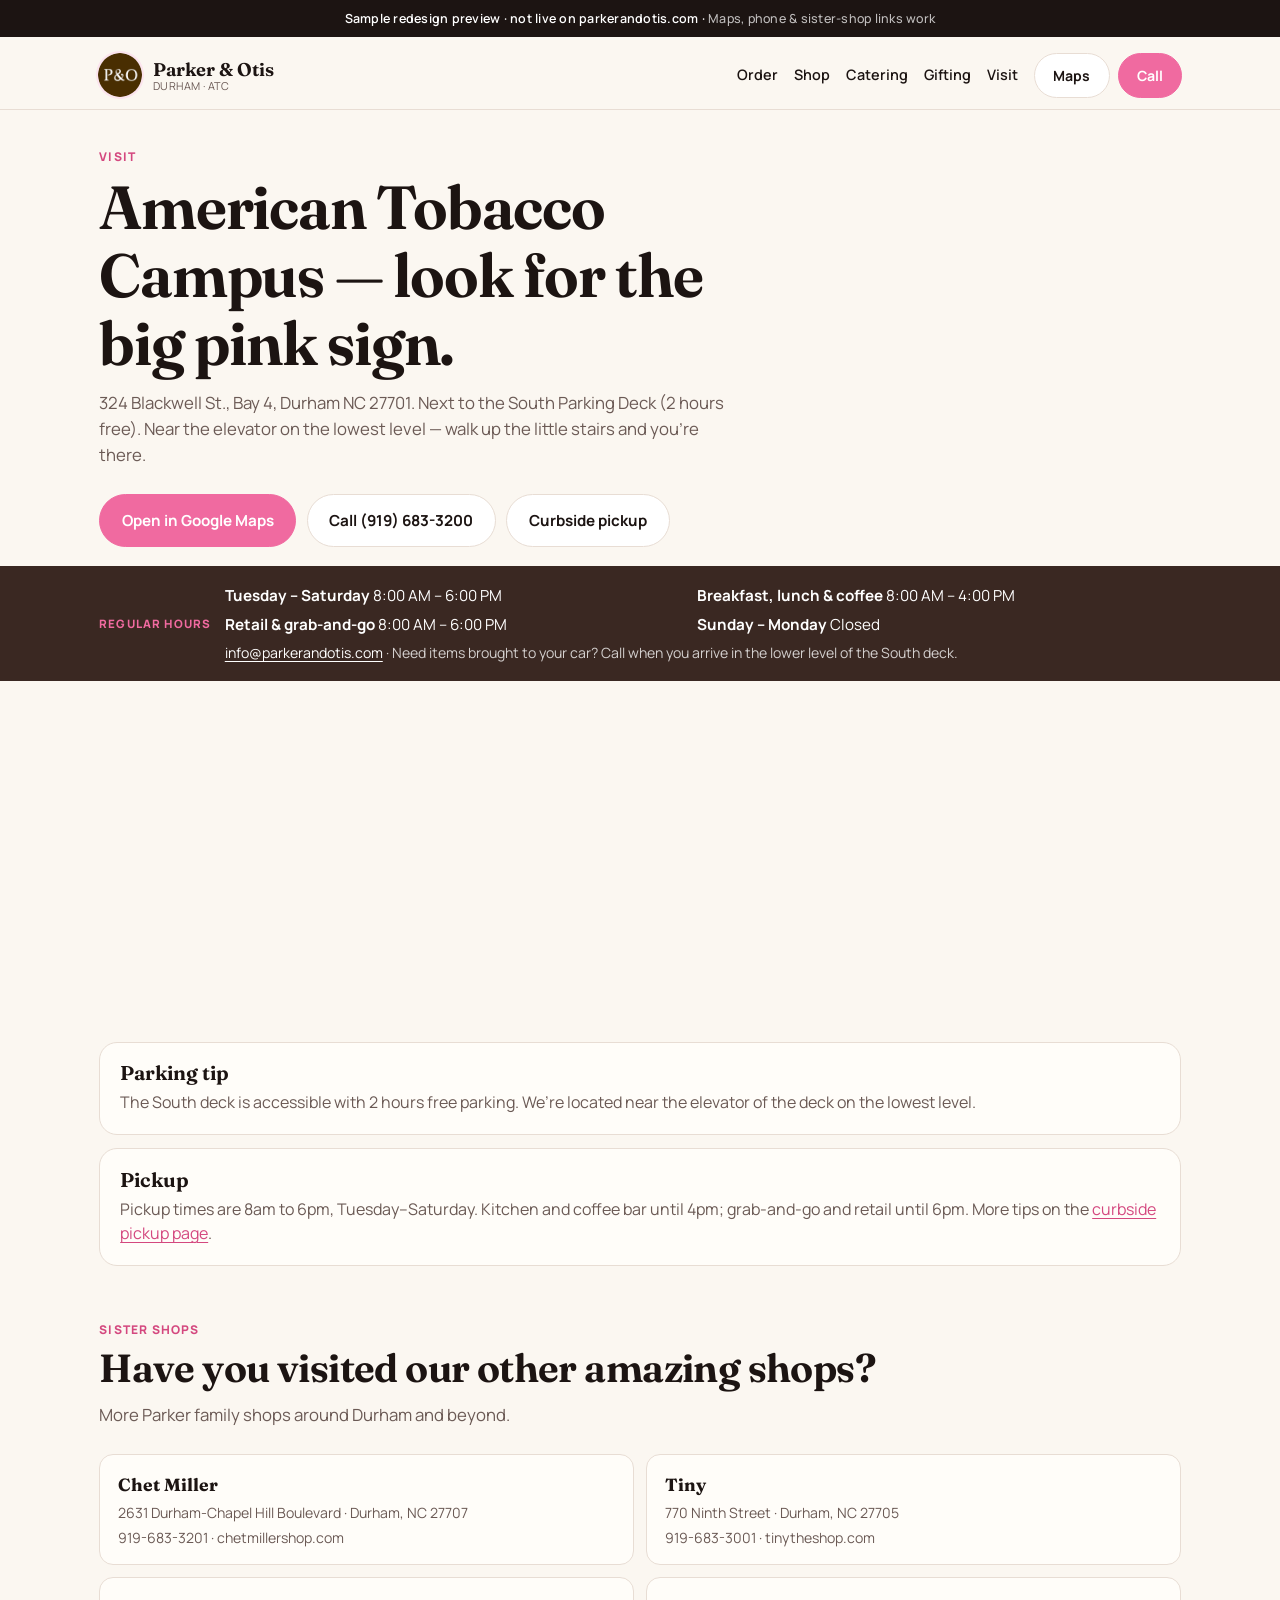
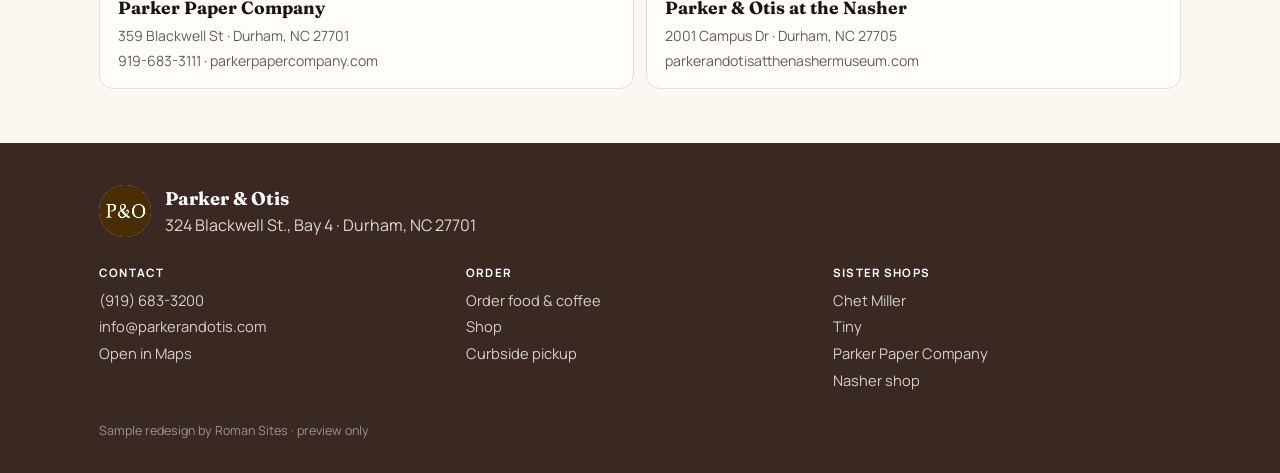
<file: visit.html>
<!DOCTYPE html>
<html lang="en">
<head>
  <meta charset="utf-8" />
  <meta name="viewport" content="width=device-width, initial-scale=1" />
  <title>Visit · Parker &amp; Otis Durham</title>
  <meta name="description" content="Hours, map, parking, and sister shops for Parker &amp; Otis on the American Tobacco Campus in Durham." />
  <link rel="preconnect" href="https://fonts.googleapis.com" />
  <link rel="preconnect" href="https://fonts.gstatic.com" crossorigin />
  <link href="https://fonts.googleapis.com/css2?family=Fraunces:opsz,wght@9..144,500;9..144,650;9..144,700&family=Manrope:wght@400;500;600;700;800&display=swap" rel="stylesheet" />
  <link rel="stylesheet" href="assets/styles.css" />
  <link rel="icon" href="assets/logo.png" />
</head>
<body>
  <div class="preview-banner" role="status">Sample redesign preview · not live on parkerandotis.com · <span>Maps, phone &amp; sister-shop links work</span></div>
  <header class="site-header">
    <div class="nav-inner">
      <a class="brand" href="index.html">
        <img class="brand-mark" src="assets/logo.png" alt="Parker &amp; Otis logo" width="44" height="44" />
        <span class="brand-text"><span class="brand-name">Parker &amp; Otis</span><span class="brand-tag">Durham · ATC</span></span>
      </a>
      <nav class="nav-links" aria-label="Primary">
        <a href="menu.html">Order</a>
        <a href="shop.html">Shop</a>
        <a href="catering.html">Catering</a>
        <a href="gifting.html">Gifting</a>
        <a href="visit.html">Visit</a>
      </nav>
      <div class="nav-ctas">
        <a class="btn btn-secondary" href="https://www.google.com/maps/search/?api=1&amp;query=324+Blackwell+St+Bay+4+Durham+NC+27701" target="_blank" rel="noopener">Maps</a>
        <a class="btn btn-primary" href="tel:9196833200">Call</a>
        <button class="nav-toggle" type="button" data-nav-toggle aria-expanded="false" aria-controls="mobile-nav" aria-label="Open menu"><span></span></button>
      </div>
    </div>
    <div class="mobile-panel" id="mobile-nav" data-mobile-panel>
      <a href="menu.html">Order food &amp; coffee</a>
      <a href="shop.html">Shop</a>
      <a href="catering.html">Catering</a>
      <a href="gifting.html">Concierge &amp; corporate gifting</a>
      <a href="visit.html">Visit &amp; hours</a>
      <a href="mailto:info@parkerandotis.com">info@parkerandotis.com</a>
      <div class="mobile-ctas">
        <a class="btn btn-secondary" href="https://www.google.com/maps/search/?api=1&amp;query=324+Blackwell+St+Bay+4+Durham+NC+27701" target="_blank" rel="noopener">Maps</a>
        <a class="btn btn-primary" href="tel:9196833200">Call</a>
      </div>
    </div>
  </header>

<main>
  <section class="page-hero">
    <div class="section-inner">
      <p class="section-kicker">Visit</p>
      <h1>American Tobacco Campus — look for the big pink sign.</h1>
      <p class="section-lead">324 Blackwell St., Bay 4, Durham NC 27701. Next to the South Parking Deck (2 hours free). Near the elevator on the lowest level — walk up the little stairs and you’re there.</p>
      <div class="hero-actions">
        <a class="btn btn-primary btn-lg" href="https://www.google.com/maps/search/?api=1&amp;query=324+Blackwell+St+Bay+4+Durham+NC+27701" target="_blank" rel="noopener">Open in Google Maps</a>
        <a class="btn btn-secondary btn-lg" href="tel:9196833200">Call (919) 683-3200</a>
        <a class="btn btn-secondary btn-lg" href="https://www.parkerandotis.com/how-to-pick-up" target="_blank" rel="noopener">Curbside pickup</a>
      </div>
    </div>
  </section>

  <aside class="hours-strip" aria-label="Hours">
    <div class="hours-strip-inner">
      <div class="hours-label">Regular hours</div>
      <div>
        <div class="hours-grid">
          <div><strong>Tuesday – Saturday</strong> 8:00 AM – 6:00 PM</div>
          <div><strong>Breakfast, lunch &amp; coffee</strong> 8:00 AM – 4:00 PM</div>
          <div><strong>Retail &amp; grab-and-go</strong> 8:00 AM – 6:00 PM</div>
          <div><strong>Sunday – Monday</strong> Closed</div>
        </div>
        <p class="hours-note"><a href="mailto:info@parkerandotis.com">info@parkerandotis.com</a> · Need items brought to your car? Call when you arrive in the lower level of the South deck.</p>
      </div>
    </div>
  </aside>

  <section class="section">
    <div class="section-inner">
      <iframe class="map-embed" title="Map of Parker &amp; Otis Durham" loading="lazy" referrerpolicy="no-referrer-when-downgrade" src="https://www.google.com/maps?q=324+Blackwell+St+Bay+4+Durham+NC+27701&amp;output=embed"></iframe>
      <div class="card-list" style="margin-top:1.2rem">
        <div class="info-card">
          <h3>Parking tip</h3>
          <p>The South deck is accessible with 2 hours free parking. We’re located near the elevator of the deck on the lowest level.</p>
        </div>
        <div class="info-card">
          <h3>Pickup</h3>
          <p>Pickup times are 8am to 6pm, Tuesday–Saturday. Kitchen and coffee bar until 4pm; grab-and-go and retail until 6pm. More tips on the <a href="https://www.parkerandotis.com/how-to-pick-up" target="_blank" rel="noopener">curbside pickup page</a>.</p>
        </div>
      </div>
    </div>
  </section>

  <section class="section" style="padding-top:0">
    <div class="section-inner">
      <p class="section-kicker">Sister shops</p>
      <h2>Have you visited our other amazing shops?</h2>
      <p class="section-lead">More Parker family shops around Durham and beyond.</p>
      <div class="sister-grid">
        <a class="sister-card" href="https://www.chetmillershop.com" target="_blank" rel="noopener">
          <strong>Chet Miller</strong>
          <span>2631 Durham-Chapel Hill Boulevard · Durham, NC 27707</span>
          <span>919-683-3201 · chetmillershop.com</span>
        </a>
        <a class="sister-card" href="https://www.tinytheshop.com" target="_blank" rel="noopener">
          <strong>Tiny</strong>
          <span>770 Ninth Street · Durham, NC 27705</span>
          <span>919-683-3001 · tinytheshop.com</span>
        </a>
        <a class="sister-card" href="https://www.parkerpapercompany.com" target="_blank" rel="noopener">
          <strong>Parker Paper Company</strong>
          <span>359 Blackwell St · Durham, NC 27701</span>
          <span>919-683-3111 · parkerpapercompany.com</span>
        </a>
        <a class="sister-card" href="https://www.parkerandotisatthenashermuseum.com" target="_blank" rel="noopener">
          <strong>Parker &amp; Otis at the Nasher</strong>
          <span>2001 Campus Dr · Durham, NC 27705</span>
          <span>parkerandotisatthenashermuseum.com</span>
        </a>
      </div>
    </div>
  </section>
</main>

  <footer class="site-footer">
    <div class="footer-inner">
      <div class="footer-brand">
        <img src="assets/logo.png" alt="" width="52" height="52" />
        <div>
          <strong>Parker &amp; Otis</strong>
          <span>324 Blackwell St., Bay 4 · Durham, NC 27701</span>
        </div>
      </div>
      <div class="footer-cols">
        <div>
          <h4>Contact</h4>
          <a href="tel:9196833200">(919) 683-3200</a>
          <a href="mailto:info@parkerandotis.com">info@parkerandotis.com</a>
          <a href="https://www.google.com/maps/search/?api=1&amp;query=324+Blackwell+St+Bay+4+Durham+NC+27701" target="_blank" rel="noopener">Open in Maps</a>
        </div>
        <div>
          <h4>Order</h4>
          <a href="https://www.parkerandotis.com/s/order" target="_blank" rel="noopener">Order food &amp; coffee</a>
          <a href="https://www.parkerandotis.com/shop" target="_blank" rel="noopener">Shop</a>
          <a href="https://www.parkerandotis.com/how-to-pick-up" target="_blank" rel="noopener">Curbside pickup</a>
        </div>
        <div>
          <h4>Sister shops</h4>
          <a href="https://www.chetmillershop.com" target="_blank" rel="noopener">Chet Miller</a>
          <a href="https://www.tinytheshop.com" target="_blank" rel="noopener">Tiny</a>
          <a href="https://www.parkerpapercompany.com" target="_blank" rel="noopener">Parker Paper Company</a>
          <a href="https://www.parkerandotisatthenashermuseum.com" target="_blank" rel="noopener">Nasher shop</a>
        </div>
      </div>
      <p class="footer-note">Sample redesign by Roman Sites · preview only</p>
    </div>
  </footer>
  <script src="assets/site.js"></script>
</body>
</html>
</file>
<file: assets/styles.css>
:root {
  --cream: #fbf7f1;
  --paper: #fffdf9;
  --ink: #1c1412;
  --muted: #6b5a55;
  --line: #e8ddd4;
  --pink: #f06aa0;
  --pink-deep: #d4487f;
  --blush: #fce4ee;
  --espresso: #3a2822;
  --sand: #f3ebe2;
  --radius: 18px;
  --shadow: 0 18px 50px rgba(28, 20, 18, 0.12);
  --max: 1120px;
  --font-display: "Fraunces", Georgia, serif;
  --font-body: "Manrope", system-ui, sans-serif;
}
*, *::before, *::after { box-sizing: border-box; }
html { scroll-behavior: smooth; }
body {
  margin: 0;
  font-family: var(--font-body);
  color: var(--ink);
  background: var(--cream);
  line-height: 1.55;
  padding-top: 42px;
  -webkit-font-smoothing: antialiased;
}
img { max-width: 100%; display: block; height: auto; }
a { color: var(--pink-deep); text-decoration-thickness: 1px; text-underline-offset: 3px; }
a:hover { color: var(--ink); }
.preview-banner {
  position: fixed; top: 0; left: 0; right: 0; z-index: 1000;
  background: #1c1412; color: #fff;
  font-size: 0.78rem; font-weight: 600; letter-spacing: 0.02em;
  text-align: center; padding: 0.55rem 1rem;
}
.preview-banner span { opacity: 0.72; font-weight: 500; }
.site-header {
  position: sticky; top: 42px; z-index: 900;
  background: rgba(251, 247, 241, 0.92);
  backdrop-filter: blur(12px);
  border-bottom: 1px solid var(--line);
}
.nav-inner {
  max-width: var(--max); margin: 0 auto;
  display: flex; align-items: center; gap: 1rem;
  padding: 0.7rem 1.1rem;
}
.brand { display: flex; align-items: center; gap: 0.7rem; text-decoration: none; color: inherit; min-width: 0; }
.brand-mark { width: 44px; height: 44px; border-radius: 50%; object-fit: cover; background: #fff; box-shadow: 0 0 0 2px var(--blush); }
.brand-text { display: flex; flex-direction: column; line-height: 1.15; }
.brand-name { font-family: var(--font-display); font-weight: 650; font-size: 1.15rem; }
.brand-tag { font-size: 0.68rem; color: var(--muted); letter-spacing: 0.04em; text-transform: uppercase; }
.nav-links { display: none; gap: 1rem; margin-left: auto; }
.nav-links a { text-decoration: none; color: var(--ink); font-size: 0.9rem; font-weight: 600; }
.nav-links a:hover { color: var(--pink-deep); }
.nav-ctas { display: flex; align-items: center; gap: 0.5rem; margin-left: auto; }
.btn {
  display: inline-flex; align-items: center; justify-content: center;
  gap: 0.35rem; border-radius: 999px; border: 1.5px solid transparent;
  padding: 0.65rem 1.15rem; font-weight: 700; font-size: 0.88rem;
  text-decoration: none; cursor: pointer; transition: 0.15s ease;
  font-family: inherit; white-space: nowrap;
}
.btn-primary { background: var(--pink); color: #fff; border-color: var(--pink); }
.btn-primary:hover { background: var(--pink-deep); border-color: var(--pink-deep); color: #fff; }
.btn-secondary { background: #fff; color: var(--ink); border-color: var(--line); }
.btn-secondary:hover { border-color: var(--ink); color: var(--ink); }
.btn-ghost { background: transparent; color: var(--ink); border-color: var(--line); }
.btn-on-dark { color: #fff; border-color: rgba(255,255,255,0.45); }
.btn-on-dark:hover { background: rgba(255,255,255,0.12); color: #fff; }
.btn-lg { padding: 0.85rem 1.35rem; font-size: 0.95rem; }
.nav-toggle {
  width: 42px; height: 42px; border-radius: 12px; border: 1px solid var(--line);
  background: #fff; display: inline-flex; align-items: center; justify-content: center; cursor: pointer;
}
.nav-toggle span, .nav-toggle span::before, .nav-toggle span::after {
  display: block; width: 16px; height: 2px; background: var(--ink); position: relative; border-radius: 2px;
}
.nav-toggle span::before, .nav-toggle span::after { content: ""; position: absolute; left: 0; }
.nav-toggle span::before { top: -5px; }
.nav-toggle span::after { top: 5px; }
.mobile-panel {
  display: none; flex-direction: column; gap: 0.35rem;
  padding: 0.5rem 1.1rem 1rem; border-top: 1px solid var(--line); background: var(--paper);
}
.mobile-panel.is-open { display: flex; }
.mobile-panel a { text-decoration: none; color: var(--ink); font-weight: 600; padding: 0.55rem 0.2rem; }
.mobile-ctas { display: grid; grid-template-columns: 1fr 1fr; gap: 0.5rem; margin-top: 0.4rem; }
.hero {
  position: relative; min-height: min(78vh, 720px);
  display: grid; align-items: end; overflow: hidden; color: #fff;
}
.hero-media { position: absolute; inset: 0; }
.hero-media img { width: 100%; height: 100%; object-fit: cover; }
.hero-shade {
  position: absolute; inset: 0;
  background: linear-gradient(180deg, rgba(28,20,18,0.15) 0%, rgba(28,20,18,0.55) 45%, rgba(28,20,18,0.82) 100%);
}
.hero-content {
  position: relative; z-index: 1; max-width: var(--max); width: 100%;
  margin: 0 auto; padding: 3.5rem 1.2rem 2.6rem;
}
.eyebrow {
  display: inline-flex; align-items: center; gap: 0.45rem;
  font-size: 0.75rem; font-weight: 700; letter-spacing: 0.08em; text-transform: uppercase;
  background: rgba(255,255,255,0.14); border: 1px solid rgba(255,255,255,0.28);
  padding: 0.4rem 0.75rem; border-radius: 999px; margin: 0 0 1rem;
}
h1, h2, h3 { font-family: var(--font-display); font-weight: 650; line-height: 1.12; margin: 0 0 0.75rem; }
h1 { font-size: clamp(2.2rem, 6vw, 3.8rem); letter-spacing: -0.02em; max-width: 14ch; }
h2 { font-size: clamp(1.7rem, 3.5vw, 2.45rem); letter-spacing: -0.015em; }
h3 { font-size: 1.25rem; }
.hero-lead { max-width: 38rem; font-size: 1.05rem; color: rgba(255,255,255,0.9); margin: 0 0 1.4rem; }
.hero-actions { display: flex; flex-wrap: wrap; gap: 0.65rem; }
.hours-strip { background: var(--espresso); color: #fff; }
.hours-strip-inner {
  max-width: var(--max); margin: 0 auto; padding: 1.1rem 1.2rem;
  display: grid; gap: 0.85rem;
}
.hours-label {
  font-size: 0.72rem; font-weight: 800; letter-spacing: 0.1em; text-transform: uppercase; color: var(--pink);
}
.hours-grid { display: grid; gap: 0.25rem; font-size: 0.95rem; }
.hours-grid strong { font-weight: 700; }
.hours-note { margin: 0.35rem 0 0; font-size: 0.88rem; color: rgba(255,255,255,0.78); }
.hours-note a { color: #fff; }
.section { padding: 3.4rem 0; }
.section-inner { max-width: var(--max); margin: 0 auto; padding: 0 1.2rem; }
.section-kicker {
  margin: 0 0 0.45rem; font-size: 0.75rem; font-weight: 800;
  letter-spacing: 0.1em; text-transform: uppercase; color: var(--pink-deep);
}
.section-lead { max-width: 40rem; color: var(--muted); margin: 0 0 1.6rem; font-size: 1.05rem; }
.photo-mosaic {
  display: grid; grid-template-columns: 1.2fr 1fr; grid-template-rows: 1fr 1fr;
  gap: 0.75rem; min-height: 420px;
}
.tile {
  position: relative; overflow: hidden; border-radius: var(--radius);
  background: var(--sand); min-height: 180px;
}
.tile.tall { grid-row: span 2; min-height: 100%; }
.tile img { width: 100%; height: 100%; object-fit: cover; }
.tile-caption {
  position: absolute; left: 0.85rem; bottom: 0.85rem;
  background: rgba(28,20,18,0.72); color: #fff;
  font-size: 0.78rem; font-weight: 700; padding: 0.35rem 0.65rem; border-radius: 999px;
}
.feature-grid { display: grid; gap: 1rem; }
.feature-card {
  background: var(--paper); border: 1px solid var(--line); border-radius: var(--radius);
  overflow: hidden; box-shadow: 0 8px 28px rgba(28,20,18,0.04);
}
.feature-card img { width: 100%; aspect-ratio: 4/3; object-fit: cover; }
.feature-card .pad { padding: 1.15rem 1.2rem 1.35rem; }
.feature-card p { margin: 0; color: var(--muted); font-size: 0.95rem; }
.feature-card .pad a.btn { margin-top: 0.9rem; }
.split {
  display: grid; gap: 1.5rem; align-items: center;
  background: var(--paper); border: 1px solid var(--line);
  border-radius: calc(var(--radius) + 4px); overflow: hidden;
}
.split-media img { width: 100%; height: 100%; object-fit: cover; min-height: 260px; }
.split-copy { padding: 1.4rem 1.3rem 1.6rem; }
.pill-row { display: flex; flex-wrap: wrap; gap: 0.45rem; margin: 1rem 0 0; }
.pill {
  display: inline-flex; align-items: center; border-radius: 999px;
  background: var(--blush); color: var(--pink-deep);
  font-size: 0.78rem; font-weight: 700; padding: 0.35rem 0.7rem;
}
.cta-band {
  background: linear-gradient(135deg, #3a2822 0%, #5a2f45 55%, #d4487f 140%);
  color: #fff; margin: 0 0 0;
}
.cta-band-inner {
  max-width: var(--max); margin: 0 auto; padding: 2.6rem 1.2rem;
  display: grid; gap: 1.2rem; align-items: center;
}
.cta-band p { margin: 0; color: rgba(255,255,255,0.85); max-width: 36rem; }
.cta-actions { display: flex; flex-wrap: wrap; gap: 0.6rem; }
.site-footer {
  background: var(--espresso); color: rgba(255,255,255,0.82); padding: 2.6rem 0 2rem;
}
.footer-inner {
  max-width: var(--max); margin: 0 auto; padding: 0 1.2rem;
  display: grid; gap: 1.6rem;
}
.footer-brand { display: flex; gap: 0.85rem; align-items: center; }
.footer-brand img { width: 52px; height: 52px; border-radius: 50%; background: #fff; }
.footer-brand strong { display: block; color: #fff; font-family: var(--font-display); font-size: 1.15rem; }
.footer-cols { display: grid; gap: 1.2rem; }
.footer-cols h4 {
  margin: 0 0 0.45rem; color: #fff; font-size: 0.72rem;
  letter-spacing: 0.1em; text-transform: uppercase;
}
.footer-cols a, .footer-cols p { color: rgba(255,255,255,0.78); text-decoration: none; display: block; margin: 0.25rem 0; font-size: 0.92rem; }
.footer-cols a:hover { color: #fff; }
.footer-note { margin: 0; font-size: 0.78rem; color: rgba(255,255,255,0.5); }
.page-hero { padding: 2.4rem 0 1.2rem; }
.page-hero h1 { max-width: 16ch; }
.card-list { display: grid; gap: 0.85rem; }
.info-card {
  background: var(--paper); border: 1px solid var(--line); border-radius: var(--radius);
  padding: 1.2rem 1.25rem;
}
.info-card h3 { margin-bottom: 0.35rem; }
.info-card p { margin: 0; color: var(--muted); }
.sister-grid { display: grid; gap: 0.75rem; }
.sister-card {
  display: grid; gap: 0.2rem; padding: 1rem 1.1rem;
  background: var(--paper); border: 1px solid var(--line); border-radius: 14px;
  text-decoration: none; color: inherit; transition: 0.15s ease;
}
.sister-card:hover { border-color: var(--pink); box-shadow: var(--shadow); color: inherit; }
.sister-card strong { font-family: var(--font-display); font-size: 1.1rem; }
.sister-card span { color: var(--muted); font-size: 0.88rem; }
.map-embed {
  border: 0; width: 100%; min-height: 280px; border-radius: var(--radius);
  filter: grayscale(0.15) contrast(1.02);
}
.menu-cats { display: grid; gap: 0.75rem; }
.menu-cat {
  display: flex; justify-content: space-between; align-items: center; gap: 1rem;
  padding: 1rem 1.15rem; background: var(--paper); border: 1px solid var(--line);
  border-radius: 14px; text-decoration: none; color: inherit; font-weight: 700;
}
.menu-cat:hover { border-color: var(--pink); color: var(--pink-deep); }
.menu-cat span { color: var(--muted); font-weight: 600; font-size: 0.85rem; }
@media (min-width: 720px) {
  .nav-links { display: flex; }
  .nav-toggle { display: none; }
  .nav-ctas { margin-left: 0; }
  .hours-strip-inner { grid-template-columns: auto 1fr; align-items: center; }
  .hours-grid { grid-template-columns: repeat(2, auto); gap: 0.35rem 1.5rem; }
  .feature-grid { grid-template-columns: repeat(3, 1fr); }
  .split { grid-template-columns: 1.05fr 1fr; }
  .cta-band-inner { grid-template-columns: 1.4fr auto; }
  .footer-cols { grid-template-columns: repeat(3, 1fr); }
  .sister-grid { grid-template-columns: repeat(2, 1fr); }
  .menu-cats { grid-template-columns: repeat(2, 1fr); }
}
@media (min-width: 980px) {
  .photo-mosaic { grid-template-columns: 1.35fr 1fr 1fr; grid-template-rows: 220px 220px; }
  .photo-mosaic .tile:nth-child(2) { grid-column: 2; }
  .photo-mosaic .tile:nth-child(3) { grid-column: 3; grid-row: 1 / span 2; }
  .photo-mosaic .tile.tall { grid-row: 1 / span 2; }
}
</file>
